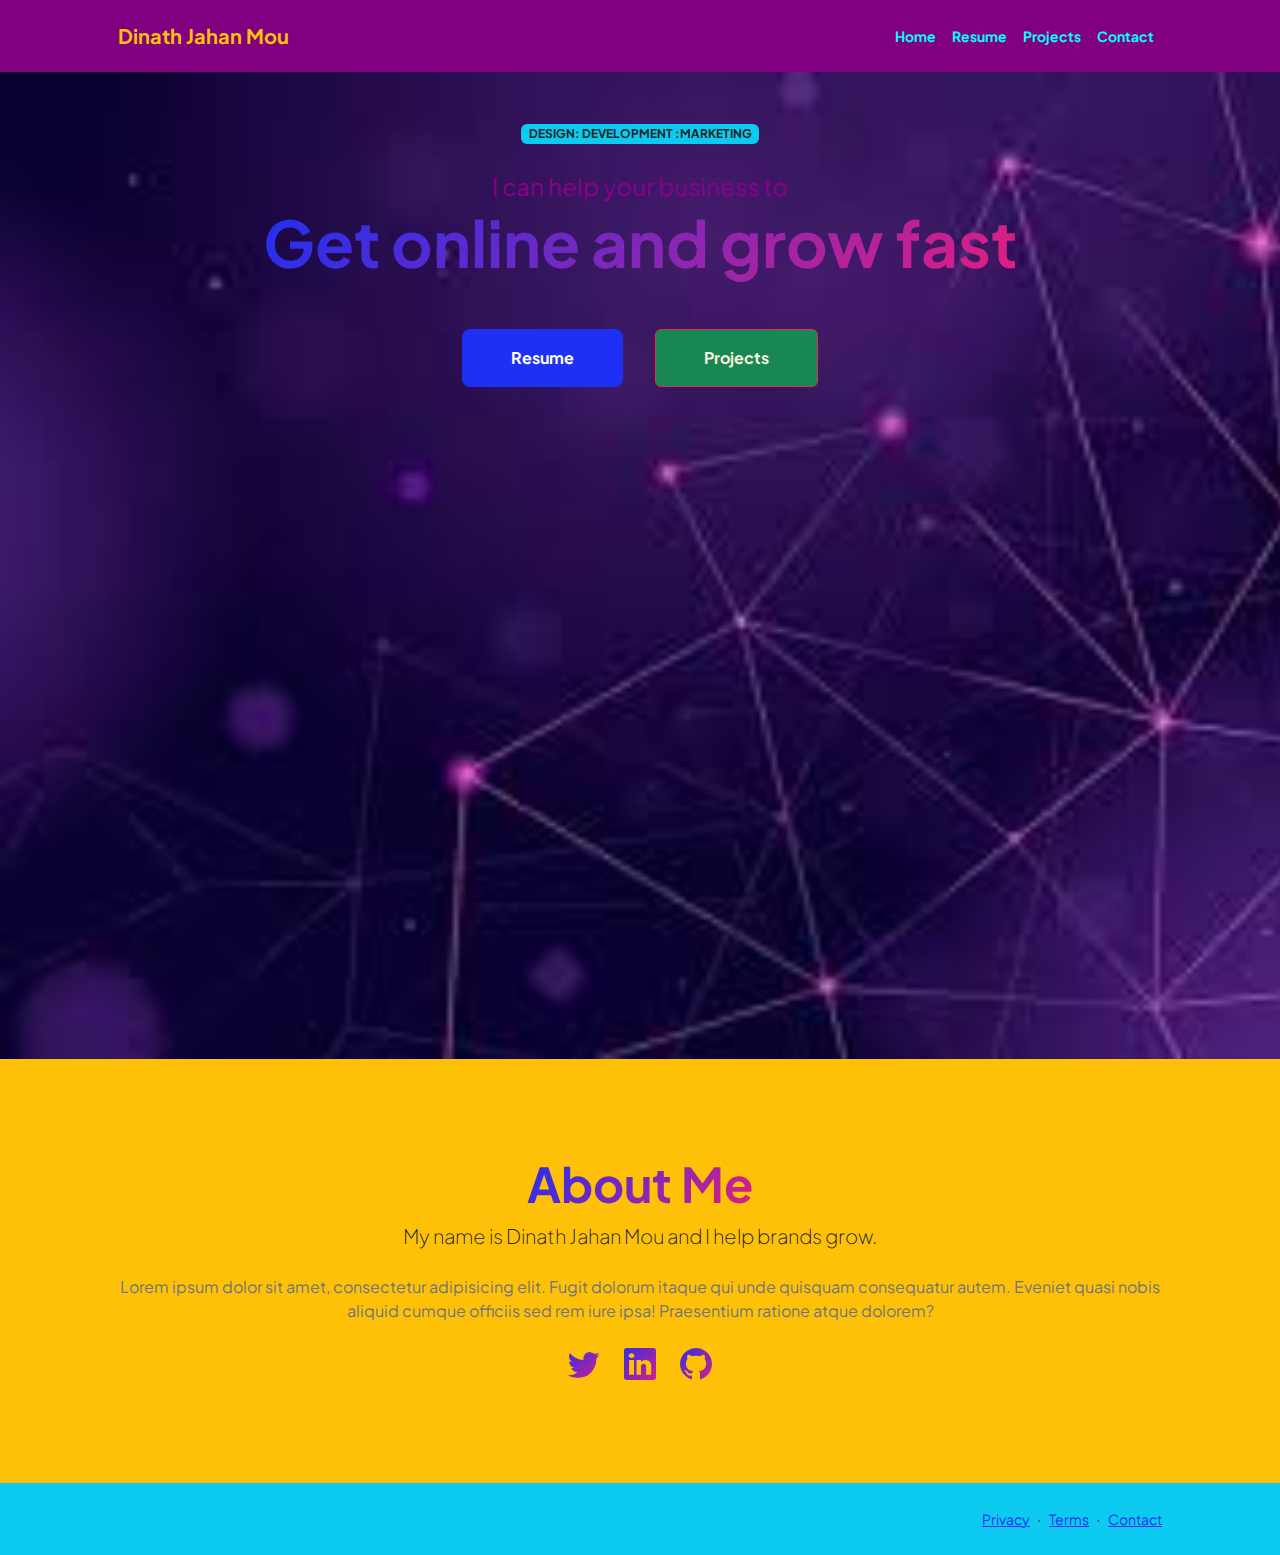
<file: index.html>
<!DOCTYPE html>
<html lang="en">

<head>
    <meta charset="utf-8" />
    <meta name="viewport" content="width=device-width, initial-scale=1, shrink-to-fit=no" />
    <meta name="description" content="" />
    <meta name="author" content="" />
    <title>Personal - Start Bootstrap Theme</title>
    <link rel="icon" type="image/x-icon" href="assets/favicon.ico" />
    <link rel="preconnect" href="https://fonts.googleapis.com" />
    <link rel="preconnect" href="https://fonts.gstatic.com" crossorigin />
    <link
        href="https://fonts.googleapis.com/css2?family=Plus+Jakarta+Sans:wght@100;200;300;400;500;600;700;800;900&amp;display=swap"
        rel="stylesheet" />
    <link href="https://cdn.jsdelivr.net/npm/bootstrap-icons@1.8.1/font/bootstrap-icons.css" rel="stylesheet" />
    <link href="css/styles.css" rel="stylesheet" />
    <link href="css/style.css" rel="stylesheet">
</head>
<body class="d-flex flex-column h-100">
    <main class="flex-shrink-0">
        <nav class="navbar navbar-expand-lg navbar-light py-3 navber-custom">
            <div class="container px-5">
                <a class="navbar-brand" href="index.html">
                    <span class="fw-bolder text-warning">
                        Dinath Jahan Mou
                    </span>
                </a>
                <button class="navbar-toggler" type="button" data-bs-toggle="collapse"
                    data-bs-target="#navbarSupportedContent" aria-controls="navbarSupportedContent"
                    aria-expanded="false" aria-label="Toggle navigation">
                    <span class="navbar-toggler-icon">
                    </span>
                </button>
                <div class="collapse navbar-collapse" id="navbarSupportedContent">
                    <ul class="navbar-nav ms-auto mb-2 mb-lg-0 small fw-bolder ">
                        <li class="nav-item"><a class="nav-link nav-custom" href="index.html">Home</a></li>
                        <li class="nav-item"><a class="nav-link nav-custom" href="resume.html">Resume</a></li>
                        <li class="nav-item"><a class="nav-link nav-custom" href="projects.html">Projects</a></li>
                        <li class="nav-item"><a class="nav-link nav-custom" href="contact.html">Contact</a></li>
                    </ul>
                </div>
            </div>
        </nav>

        <header class="py-5 header-custom"
            style="background-image:url(assets/pic1.jpg); background-size: cover; background-repeat: no-repeat;  ">
            <div class="container px-5 pb-5">
                <div class="row gx-5 align-items-center">
                    <div class="col-xxl-5">

                        <div class="text-center text-xxl-start">
                            <div class="badge bg-info text-dark mb-4">
                                <div class="text-uppercase">Design: Development :Marketing</div>
                            </div>
                            <div class="text-custom">I can help your business to</div>
                            <h1 class="display-3 fw-bolder mb-5"><span class="text-gradient d-inline">Get online and
                                    grow fast</span></h1>
                            <div
                                class="d-grid gap-3 d-sm-flex justify-content-sm-center justify-content-xxl-start mb-3">
                                <a class="btn btn-primary btn-lg px-5 py-3 me-sm-3 fs-6 fw-bolder"
                                    href="resume.html">Resume</a>
                                <a class="btn btn-outline-danger btn-success px-5 py-3 fw-bolder btn-custom"
                                    href="projects.html">Projects</a>
                            </div>
                        </div>
                    </div>
                    <div class="col-xxl-7">
                        <div class="d-flex justify-content-center mt-5 mt-xxl-0">
                            <div class="profile bg-dar">

                                <div class="dots-1">

                                    <g transform="translate(0.000000,1280.000000) scale(0.100000,-0.100000)">
                                        <path
                                            d="M227.7,12788.6c-105-35-200-141-222-248c-43-206,163-412,369-369c155,32,275,190,260,339c-11,105-90,213-190,262        C383.7,12801.6,289.7,12808.6,227.7,12788.6z">
                                        </path>
                                        <path
                                            d="M1507.7,12788.6c-151-50-253-216-222-362c25-119,136-230,254-255c194-41,395,142,375,339c-11,105-90,213-190,262        C1663.7,12801.6,1569.7,12808.6,1507.7,12788.6z">
                                        </path>
                                        <path
                                            d="M227.7,11508.6c-105-35-200-141-222-248c-43-206,163-412,369-369c155,32,275,190,260,339c-11,105-90,213-190,262        C383.7,11521.6,289.7,11528.6,227.7,11508.6z">
                                        </path>
                                        <path
                                            d="M1507.7,11508.6c-151-50-253-216-222-362c25-119,136-230,254-255c194-41,395,142,375,339c-11,105-90,213-190,262        C1663.7,11521.6,1569.7,11528.6,1507.7,11508.6z">
                                        </path>
                                        <path
                                            d="M227.7,10228.6c-105-35-200-141-222-248c-43-206,163-412,369-369c155,32,275,190,260,339c-11,105-90,213-190,262        C383.7,10241.6,289.7,10248.6,227.7,10228.6z">
                                        </path>
                                        <path
                                            d="M1507.7,10228.6c-105-35-200-141-222-248c-43-206,163-412,369-369c155,32,275,190,260,339c-11,105-90,213-190,262        C1663.7,10241.6,1569.7,10248.6,1507.7,10228.6z">
                                        </path>
                                        <path
                                            d="M227.7,8948.6c-105-35-200-141-222-248c-43-206,163-412,369-369c155,32,275,190,260,339c-11,105-90,213-190,262        C383.7,8961.6,289.7,8968.6,227.7,8948.6z">
                                        </path>
                                        <path
                                            d="M1507.7,8948.6c-105-35-200-141-222-248c-43-206,163-412,369-369c155,32,275,190,260,339c-11,105-90,213-190,262        C1663.7,8961.6,1569.7,8968.6,1507.7,8948.6z">
                                        </path>
                                        <path
                                            d="M227.7,7668.6c-105-35-200-141-222-248c-43-206,163-412,369-369c155,32,275,190,260,339c-11,105-90,213-190,262        C383.7,7681.6,289.7,7688.6,227.7,7668.6z">
                                        </path>
                                        <path
                                            d="M1507.7,7668.6c-105-35-200-141-222-248c-43-206,163-412,369-369c155,32,275,190,260,339c-11,105-90,213-190,262        C1663.7,7681.6,1569.7,7688.6,1507.7,7668.6z">
                                        </path>
                                        <path
                                            d="M227.7,6388.6c-105-35-200-141-222-248c-43-206,163-412,369-369c155,32,275,190,260,339c-11,105-90,213-190,262        C383.7,6401.6,289.7,6408.6,227.7,6388.6z">
                                        </path>
                                        <path
                                            d="M1507.7,6388.6c-105-35-200-141-222-248c-43-206,163-412,369-369c155,32,275,190,260,339c-11,105-90,213-190,262        C1663.7,6401.6,1569.7,6408.6,1507.7,6388.6z">
                                        </path>
                                        <path
                                            d="M227.7,5108.6c-105-35-200-141-222-248c-43-206,163-412,369-369c155,32,275,190,260,339c-11,105-90,213-190,262        C383.7,5121.6,289.7,5128.6,227.7,5108.6z">
                                        </path>
                                        <path
                                            d="M1507.7,5108.6c-105-35-200-141-222-248c-43-206,163-412,369-369c155,32,275,190,260,339c-11,105-90,213-190,262        C1663.7,5121.6,1569.7,5128.6,1507.7,5108.6z">
                                        </path>
                                        <path
                                            d="M227.7,3828.6c-105-35-200-141-222-248c-43-206,163-412,369-369c155,32,275,190,260,339c-11,105-90,213-190,262        C383.7,3841.6,289.7,3848.6,227.7,3828.6z">
                                        </path>
                                        <path
                                            d="M1507.7,3828.6c-105-35-200-141-222-248c-43-206,163-412,369-369c155,32,275,190,260,339c-11,105-90,213-190,262        C1663.7,3841.6,1569.7,3848.6,1507.7,3828.6z">
                                        </path>
                                        <path
                                            d="M227.7,2548.6c-105-35-200-141-222-248c-43-206,163-412,369-369c155,32,275,190,260,339c-11,105-90,213-190,262        C383.7,2561.6,289.7,2568.6,227.7,2548.6z">
                                        </path>
                                        <path
                                            d="M1507.7,2548.6c-105-35-200-141-222-248c-43-206,163-412,369-369c155,32,275,190,260,339c-11,105-90,213-190,262        C1663.7,2561.6,1569.7,2568.6,1507.7,2548.6z">
                                        </path>
                                        <path
                                            d="M227.7,1268.6c-105-35-200-141-222-248c-43-206,163-412,369-369c155,32,275,190,260,339c-11,105-90,213-190,262        C383.7,1281.6,289.7,1288.6,227.7,1268.6z">
                                        </path>
                                        <path
                                            d="M1507.7,1268.6c-105-35-200-141-222-248c-43-206,163-412,369-369c155,32,275,190,260,339c-11,105-90,213-190,262        C1663.7,1281.6,1569.7,1288.6,1507.7,1268.6z">
                                        </path>
                                    </g>
                                    </svg>

                                </div>
                                <div class="dots-2">

                                    <g transform="translate(0.000000,1280.000000) scale(0.100000,-0.100000)">
                                        <path
                                            d="M227.7,12788.6c-105-35-200-141-222-248c-43-206,163-412,369-369c155,32,275,190,260,339c-11,105-90,213-190,262        C383.7,12801.6,289.7,12808.6,227.7,12788.6z">
                                        </path>
                                        <path
                                            d="M1507.7,12788.6c-151-50-253-216-222-362c25-119,136-230,254-255c194-41,395,142,375,339c-11,105-90,213-190,262        C1663.7,12801.6,1569.7,12808.6,1507.7,12788.6z">
                                        </path>
                                        <path
                                            d="M227.7,11508.6c-105-35-200-141-222-248c-43-206,163-412,369-369c155,32,275,190,260,339c-11,105-90,213-190,262        C383.7,11521.6,289.7,11528.6,227.7,11508.6z">
                                        </path>
                                        <path
                                            d="M1507.7,11508.6c-151-50-253-216-222-362c25-119,136-230,254-255c194-41,395,142,375,339c-11,105-90,213-190,262        C1663.7,11521.6,1569.7,11528.6,1507.7,11508.6z">
                                        </path>
                                        <path
                                            d="M227.7,10228.6c-105-35-200-141-222-248c-43-206,163-412,369-369c155,32,275,190,260,339c-11,105-90,213-190,262        C383.7,10241.6,289.7,10248.6,227.7,10228.6z">
                                        </path>
                                        <path
                                            d="M1507.7,10228.6c-105-35-200-141-222-248c-43-206,163-412,369-369c155,32,275,190,260,339c-11,105-90,213-190,262        C1663.7,10241.6,1569.7,10248.6,1507.7,10228.6z">
                                        </path>
                                        <path
                                            d="M227.7,8948.6c-105-35-200-141-222-248c-43-206,163-412,369-369c155,32,275,190,260,339c-11,105-90,213-190,262        C383.7,8961.6,289.7,8968.6,227.7,8948.6z">
                                        </path>
                                        <path
                                            d="M1507.7,8948.6c-105-35-200-141-222-248c-43-206,163-412,369-369c155,32,275,190,260,339c-11,105-90,213-190,262        C1663.7,8961.6,1569.7,8968.6,1507.7,8948.6z">
                                        </path>
                                        <path
                                            d="M227.7,7668.6c-105-35-200-141-222-248c-43-206,163-412,369-369c155,32,275,190,260,339c-11,105-90,213-190,262        C383.7,7681.6,289.7,7688.6,227.7,7668.6z">
                                        </path>
                                        <path
                                            d="M1507.7,7668.6c-105-35-200-141-222-248c-43-206,163-412,369-369c155,32,275,190,260,339c-11,105-90,213-190,262        C1663.7,7681.6,1569.7,7688.6,1507.7,7668.6z">
                                        </path>
                                        <path
                                            d="M227.7,6388.6c-105-35-200-141-222-248c-43-206,163-412,369-369c155,32,275,190,260,339c-11,105-90,213-190,262        C383.7,6401.6,289.7,6408.6,227.7,6388.6z">
                                        </path>
                                        <path
                                            d="M1507.7,6388.6c-105-35-200-141-222-248c-43-206,163-412,369-369c155,32,275,190,260,339c-11,105-90,213-190,262        C1663.7,6401.6,1569.7,6408.6,1507.7,6388.6z">
                                        </path>
                                        <path
                                            d="M227.7,5108.6c-105-35-200-141-222-248c-43-206,163-412,369-369c155,32,275,190,260,339c-11,105-90,213-190,262        C383.7,5121.6,289.7,5128.6,227.7,5108.6z">
                                        </path>
                                        <path
                                            d="M1507.7,5108.6c-105-35-200-141-222-248c-43-206,163-412,369-369c155,32,275,190,260,339c-11,105-90,213-190,262        C1663.7,5121.6,1569.7,5128.6,1507.7,5108.6z">
                                        </path>
                                        <path
                                            d="M227.7,3828.6c-105-35-200-141-222-248c-43-206,163-412,369-369c155,32,275,190,260,339c-11,105-90,213-190,262        C383.7,3841.6,289.7,3848.6,227.7,3828.6z">
                                        </path>
                                        <path
                                            d="M1507.7,3828.6c-105-35-200-141-222-248c-43-206,163-412,369-369c155,32,275,190,260,339c-11,105-90,213-190,262        C1663.7,3841.6,1569.7,3848.6,1507.7,3828.6z">
                                        </path>
                                        <path
                                            d="M227.7,2548.6c-105-35-200-141-222-248c-43-206,163-412,369-369c155,32,275,190,260,339c-11,105-90,213-190,262        C383.7,2561.6,289.7,2568.6,227.7,2548.6z">
                                        </path>
                                        <path
                                            d="M1507.7,2548.6c-105-35-200-141-222-248c-43-206,163-412,369-369c155,32,275,190,260,339c-11,105-90,213-190,262        C1663.7,2561.6,1569.7,2568.6,1507.7,2548.6z">
                                        </path>
                                        <path
                                            d="M227.7,1268.6c-105-35-200-141-222-248c-43-206,163-412,369-369c155,32,275,190,260,339c-11,105-90,213-190,262        C383.7,1281.6,289.7,1288.6,227.7,1268.6z">
                                        </path>
                                        <path
                                            d="M1507.7,1268.6c-105-35-200-141-222-248c-43-206,163-412,369-369c155,32,275,190,260,339c-11,105-90,213-190,262        C1663.7,1281.6,1569.7,1288.6,1507.7,1268.6z">
                                        </path>
                                    </g>
                                    </svg>
                                </div>
                                <div class="dots-3">

                                    <g transform="translate(0.000000,1280.000000) scale(0.100000,-0.100000)">
                                        <path
                                            d="M227.7,12788.6c-105-35-200-141-222-248c-43-206,163-412,369-369c155,32,275,190,260,339c-11,105-90,213-190,262        C383.7,12801.6,289.7,12808.6,227.7,12788.6z">
                                        </path>
                                        <path
                                            d="M1507.7,12788.6c-151-50-253-216-222-362c25-119,136-230,254-255c194-41,395,142,375,339c-11,105-90,213-190,262        C1663.7,12801.6,1569.7,12808.6,1507.7,12788.6z">
                                        </path>
                                        <path
                                            d="M227.7,11508.6c-105-35-200-141-222-248c-43-206,163-412,369-369c155,32,275,190,260,339c-11,105-90,213-190,262        C383.7,11521.6,289.7,11528.6,227.7,11508.6z">
                                        </path>
                                        <path
                                            d="M1507.7,11508.6c-151-50-253-216-222-362c25-119,136-230,254-255c194-41,395,142,375,339c-11,105-90,213-190,262        C1663.7,11521.6,1569.7,11528.6,1507.7,11508.6z">
                                        </path>
                                        <path
                                            d="M227.7,10228.6c-105-35-200-141-222-248c-43-206,163-412,369-369c155,32,275,190,260,339c-11,105-90,213-190,262        C383.7,10241.6,289.7,10248.6,227.7,10228.6z">
                                        </path>
                                        <path
                                            d="M1507.7,10228.6c-105-35-200-141-222-248c-43-206,163-412,369-369c155,32,275,190,260,339c-11,105-90,213-190,262        C1663.7,10241.6,1569.7,10248.6,1507.7,10228.6z">
                                        </path>
                                        <path
                                            d="M227.7,8948.6c-105-35-200-141-222-248c-43-206,163-412,369-369c155,32,275,190,260,339c-11,105-90,213-190,262        C383.7,8961.6,289.7,8968.6,227.7,8948.6z">
                                        </path>
                                        <path
                                            d="M1507.7,8948.6c-105-35-200-141-222-248c-43-206,163-412,369-369c155,32,275,190,260,339c-11,105-90,213-190,262        C1663.7,8961.6,1569.7,8968.6,1507.7,8948.6z">
                                        </path>
                                        <path
                                            d="M227.7,7668.6c-105-35-200-141-222-248c-43-206,163-412,369-369c155,32,275,190,260,339c-11,105-90,213-190,262        C383.7,7681.6,289.7,7688.6,227.7,7668.6z">
                                        </path>
                                        <path
                                            d="M1507.7,7668.6c-105-35-200-141-222-248c-43-206,163-412,369-369c155,32,275,190,260,339c-11,105-90,213-190,262        C1663.7,7681.6,1569.7,7688.6,1507.7,7668.6z">
                                        </path>
                                        <path
                                            d="M227.7,6388.6c-105-35-200-141-222-248c-43-206,163-412,369-369c155,32,275,190,260,339c-11,105-90,213-190,262        C383.7,6401.6,289.7,6408.6,227.7,6388.6z">
                                        </path>
                                        <path
                                            d="M1507.7,6388.6c-105-35-200-141-222-248c-43-206,163-412,369-369c155,32,275,190,260,339c-11,105-90,213-190,262        C1663.7,6401.6,1569.7,6408.6,1507.7,6388.6z">
                                        </path>
                                        <path
                                            d="M227.7,5108.6c-105-35-200-141-222-248c-43-206,163-412,369-369c155,32,275,190,260,339c-11,105-90,213-190,262        C383.7,5121.6,289.7,5128.6,227.7,5108.6z">
                                        </path>
                                        <path
                                            d="M1507.7,5108.6c-105-35-200-141-222-248c-43-206,163-412,369-369c155,32,275,190,260,339c-11,105-90,213-190,262        C1663.7,5121.6,1569.7,5128.6,1507.7,5108.6z">
                                        </path>
                                        <path
                                            d="M227.7,3828.6c-105-35-200-141-222-248c-43-206,163-412,369-369c155,32,275,190,260,339c-11,105-90,213-190,262        C383.7,3841.6,289.7,3848.6,227.7,3828.6z">
                                        </path>
                                        <path
                                            d="M1507.7,3828.6c-105-35-200-141-222-248c-43-206,163-412,369-369c155,32,275,190,260,339c-11,105-90,213-190,262        C1663.7,3841.6,1569.7,3848.6,1507.7,3828.6z">
                                        </path>
                                        <path
                                            d="M227.7,2548.6c-105-35-200-141-222-248c-43-206,163-412,369-369c155,32,275,190,260,339c-11,105-90,213-190,262        C383.7,2561.6,289.7,2568.6,227.7,2548.6z">
                                        </path>
                                        <path
                                            d="M1507.7,2548.6c-105-35-200-141-222-248c-43-206,163-412,369-369c155,32,275,190,260,339c-11,105-90,213-190,262        C1663.7,2561.6,1569.7,2568.6,1507.7,2548.6z">
                                        </path>
                                        <path
                                            d="M227.7,1268.6c-105-35-200-141-222-248c-43-206,163-412,369-369c155,32,275,190,260,339c-11,105-90,213-190,262        C383.7,1281.6,289.7,1288.6,227.7,1268.6z">
                                        </path>
                                        <path
                                            d="M1507.7,1268.6c-105-35-200-141-222-248c-43-206,163-412,369-369c155,32,275,190,260,339c-11,105-90,213-190,262        C1663.7,1281.6,1569.7,1288.6,1507.7,1268.6z">
                                        </path>
                                    </g>
                                    </svg>

                                </div>
                                <div class="dots-4">

                                    <g transform="translate(0.000000,1280.000000) scale(0.100000,-0.100000)">
                                        <path
                                            d="M227.7,12788.6c-105-35-200-141-222-248c-43-206,163-412,369-369c155,32,275,190,260,339c-11,105-90,213-190,262        C383.7,12801.6,289.7,12808.6,227.7,12788.6z">
                                        </path>
                                        <path
                                            d="M1507.7,12788.6c-151-50-253-216-222-362c25-119,136-230,254-255c194-41,395,142,375,339c-11,105-90,213-190,262        C1663.7,12801.6,1569.7,12808.6,1507.7,12788.6z">
                                        </path>
                                        <path
                                            d="M227.7,11508.6c-105-35-200-141-222-248c-43-206,163-412,369-369c155,32,275,190,260,339c-11,105-90,213-190,262        C383.7,11521.6,289.7,11528.6,227.7,11508.6z">
                                        </path>
                                        <path
                                            d="M1507.7,11508.6c-151-50-253-216-222-362c25-119,136-230,254-255c194-41,395,142,375,339c-11,105-90,213-190,262        C1663.7,11521.6,1569.7,11528.6,1507.7,11508.6z">
                                        </path>
                                        <path
                                            d="M227.7,10228.6c-105-35-200-141-222-248c-43-206,163-412,369-369c155,32,275,190,260,339c-11,105-90,213-190,262        C383.7,10241.6,289.7,10248.6,227.7,10228.6z">
                                        </path>
                                        <path
                                            d="M1507.7,10228.6c-105-35-200-141-222-248c-43-206,163-412,369-369c155,32,275,190,260,339c-11,105-90,213-190,262        C1663.7,10241.6,1569.7,10248.6,1507.7,10228.6z">
                                        </path>
                                        <path
                                            d="M227.7,8948.6c-105-35-200-141-222-248c-43-206,163-412,369-369c155,32,275,190,260,339c-11,105-90,213-190,262        C383.7,8961.6,289.7,8968.6,227.7,8948.6z">
                                        </path>
                                        <path
                                            d="M1507.7,8948.6c-105-35-200-141-222-248c-43-206,163-412,369-369c155,32,275,190,260,339c-11,105-90,213-190,262        C1663.7,8961.6,1569.7,8968.6,1507.7,8948.6z">
                                        </path>
                                        <path
                                            d="M227.7,7668.6c-105-35-200-141-222-248c-43-206,163-412,369-369c155,32,275,190,260,339c-11,105-90,213-190,262        C383.7,7681.6,289.7,7688.6,227.7,7668.6z">
                                        </path>
                                        <path
                                            d="M1507.7,7668.6c-105-35-200-141-222-248c-43-206,163-412,369-369c155,32,275,190,260,339c-11,105-90,213-190,262        C1663.7,7681.6,1569.7,7688.6,1507.7,7668.6z">
                                        </path>
                                        <path
                                            d="M227.7,6388.6c-105-35-200-141-222-248c-43-206,163-412,369-369c155,32,275,190,260,339c-11,105-90,213-190,262        C383.7,6401.6,289.7,6408.6,227.7,6388.6z">
                                        </path>
                                        <path
                                            d="M1507.7,6388.6c-105-35-200-141-222-248c-43-206,163-412,369-369c155,32,275,190,260,339c-11,105-90,213-190,262        C1663.7,6401.6,1569.7,6408.6,1507.7,6388.6z">
                                        </path>
                                        <path
                                            d="M227.7,5108.6c-105-35-200-141-222-248c-43-206,163-412,369-369c155,32,275,190,260,339c-11,105-90,213-190,262        C383.7,5121.6,289.7,5128.6,227.7,5108.6z">
                                        </path>
                                        <path
                                            d="M1507.7,5108.6c-105-35-200-141-222-248c-43-206,163-412,369-369c155,32,275,190,260,339c-11,105-90,213-190,262        C1663.7,5121.6,1569.7,5128.6,1507.7,5108.6z">
                                        </path>
                                        <path
                                            d="M227.7,3828.6c-105-35-200-141-222-248c-43-206,163-412,369-369c155,32,275,190,260,339c-11,105-90,213-190,262        C383.7,3841.6,289.7,3848.6,227.7,3828.6z">
                                        </path>
                                        <path
                                            d="M1507.7,3828.6c-105-35-200-141-222-248c-43-206,163-412,369-369c155,32,275,190,260,339c-11,105-90,213-190,262        C1663.7,3841.6,1569.7,3848.6,1507.7,3828.6z">
                                        </path>
                                        <path
                                            d="M227.7,2548.6c-105-35-200-141-222-248c-43-206,163-412,369-369c155,32,275,190,260,339c-11,105-90,213-190,262        C383.7,2561.6,289.7,2568.6,227.7,2548.6z">
                                        </path>
                                        <path
                                            d="M1507.7,2548.6c-105-35-200-141-222-248c-43-206,163-412,369-369c155,32,275,190,260,339c-11,105-90,213-190,262        C1663.7,2561.6,1569.7,2568.6,1507.7,2548.6z">
                                        </path>
                                        <path
                                            d="M227.7,1268.6c-105-35-200-141-222-248c-43-206,163-412,369-369c155,32,275,190,260,339c-11,105-90,213-190,262        C383.7,1281.6,289.7,1288.6,227.7,1268.6z">
                                        </path>
                                        <path
                                            d="M1507.7,1268.6c-105-35-200-141-222-248c-43-206,163-412,369-369c155,32,275,190,260,339c-11,105-90,213-190,262        C1663.7,1281.6,1569.7,1288.6,1507.7,1268.6z">
                                        </path>
                                    </g>
                                    </svg>
                                    
                                </div>
                            </div>
                        </div>
                    </div>
                </div>
            </div>
        </header>
        <section class="bg-warning py-5" >
            <div class="container px-5">
                <div class="row gx-5 justify-content-center">
                    <div class="col-xxl-8">
                        <div class="text-center my-5">
                            <h2 class="display-5 fw-bolder"><span class="text-gradient d-inline">About Me</span></h2>
                            <p class="lead fw-light mb-4">My name is Dinath Jahan Mou and I help brands grow.</p>
                            <p class="text-muted">Lorem ipsum dolor sit amet, consectetur adipisicing elit. Fugit
                                dolorum itaque qui unde quisquam consequatur autem. Eveniet quasi nobis aliquid cumque
                                officiis sed rem iure ipsa! Praesentium ratione atque dolorem?</p>
                            <div class="d-flex justify-content-center fs-2 gap-4">
                                <a class="text-gradient" href="#!"><i class="bi bi-twitter"></i></a>
                                <a class="text-gradient" href="#!"><i class="bi bi-linkedin"></i></a>
                                <a class="text-gradient" href="#!"><i class="bi bi-github"></i></a>
                            </div>
                        </div>
                    </div>
                </div>
            </div>
        </section>
    </main>
    <footer class="bg-info py-4 mt-auto">
        <div class="container px-5">
            <div class="row align-items-center justify-content-between flex-column flex-sm-row">
                <div class="col-auto">
                </div>
                <div class="col-auto">
                    <a class="small" href="#!">Privacy</a>
                    <span class="mx-1">&middot;</span>
                    <a class="small" href="#!">Terms</a>
                    <span class="mx-1">&middot;</span>
                    <a class="small" href="#!">Contact</a>
                </div>
            </div>
        </div>
    </footer>
    <script src="https://cdn.jsdelivr.net/npm/bootstrap@5.2.3/dist/js/bootstrap.bundle.min.js"></script>
    <script src="js/scripts.js"></script>
</body>

</html>
</file>
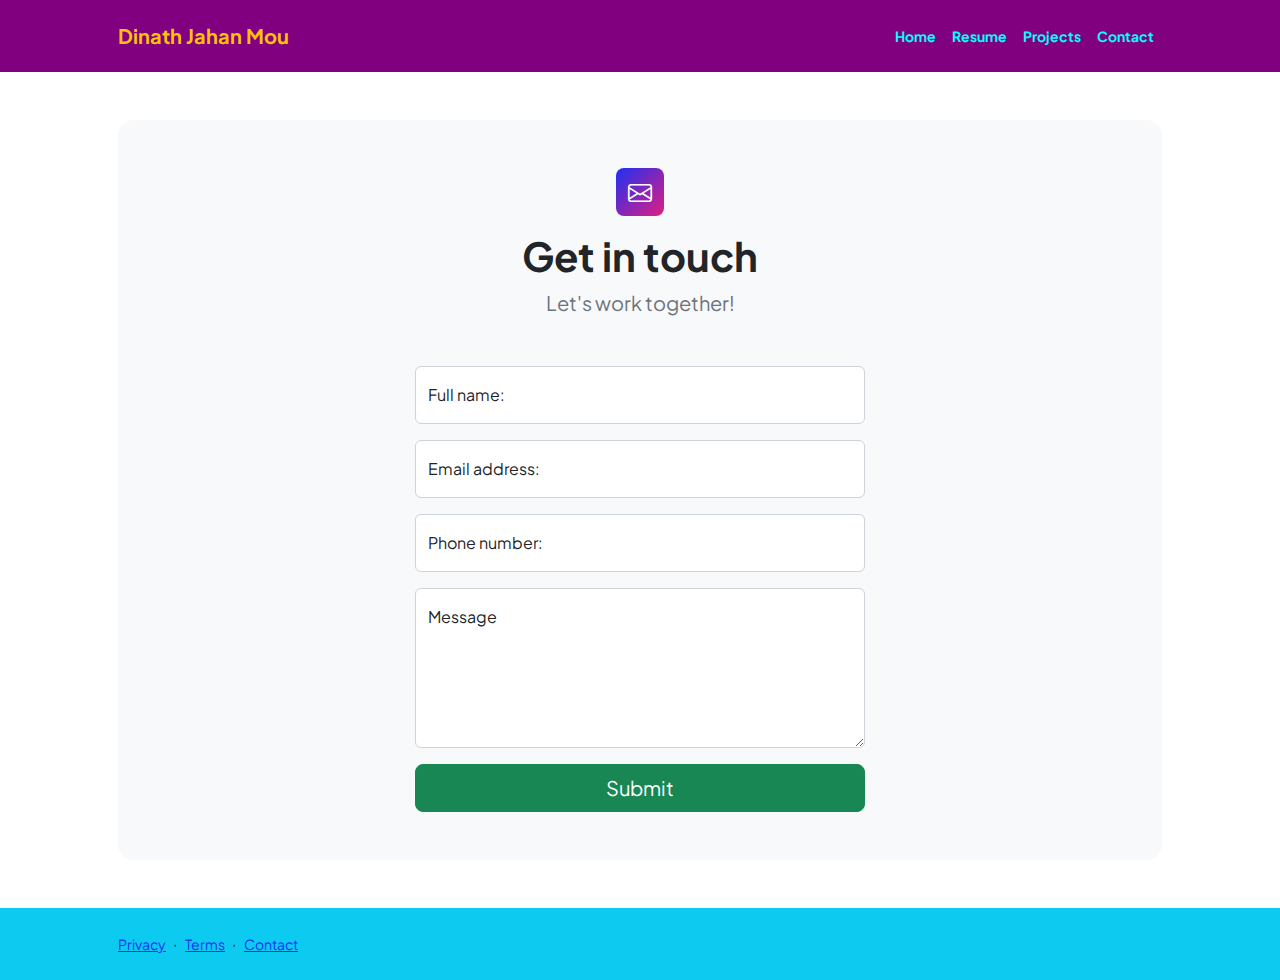
<file: contact.html>
<!DOCTYPE html>
<html lang="en">

<head>
    <meta charset="utf-8" />
    <meta name="viewport" content="width=device-width, initial-scale=1, shrink-to-fit=no" />
    <meta name="description" content="" />
    <meta name="author" content="" />
    <title>Personal - Start Bootstrap Theme</title>

    <link rel="icon" type="image/x-icon" href="assets/favicon.ico" />

    <link rel="preconnect" href="https://fonts.googleapis.com" />
    <link rel="preconnect" href="https://fonts.gstatic.com" crossorigin />
    <link
        href="https://fonts.googleapis.com/css2?family=Plus+Jakarta+Sans:wght@100;200;300;400;500;600;700;800;900&amp;display=swap"
        rel="stylesheet" />

    <link href="https://cdn.jsdelivr.net/npm/bootstrap-icons@1.8.1/font/bootstrap-icons.css" rel="stylesheet" />

    <link href="css/styles.css" rel="stylesheet" />
    <link href="css/style.css" rel="stylesheet">
</head>

<body class="d-flex flex-column h-100">
    <main class="flex-shrink-0">

        <nav class="navbar navbar-expand-lg navbar-light py-3 navber-custom">
            <div class="container px-5">
                <a class="navbar-brand" href="index.html">
                    <span class="fw-bolder text-warning">
                        Dinath Jahan Mou
                    </span>
                </a>
                <button class="navbar-toggler" type="button" data-bs-toggle="collapse"
                    data-bs-target="#navbarSupportedContent" aria-controls="navbarSupportedContent"
                    aria-expanded="false" aria-label="Toggle navigation">
                    <span class="navbar-toggler-icon">
                    </span>
                </button>
                <div class="collapse navbar-collapse" id="navbarSupportedContent">
                    <ul class="navbar-nav ms-auto mb-2 mb-lg-0 small fw-bolder ">
                        <li class="nav-item"><a class="nav-link nav-custom" href="index.html">Home</a></li>
                        <li class="nav-item"><a class="nav-link nav-custom" href="resume.html">Resume</a></li>
                        <li class="nav-item"><a class="nav-link nav-custom" href="projects.html">Projects</a></li>
                        <li class="nav-item"><a class="nav-link nav-custom" href="contact.html">Contact</a></li>
                    </ul>
                </div>
            </div>
        </nav>

        <section class="py-5">
            <div class="container px-5">

                <div class="bg-light rounded-4 py-5 px-4 px-md-5">
                    <div class="text-center mb-5">
                        <div class="feature bg-primary bg-gradient-primary-to-secondary text-white rounded-3 mb-3"><i
                                class="bi bi-envelope"></i></div>
                        <h1 class="fw-bolder">Get in touch</h1>
                        <p class="lead fw-normal text-muted mb-0">Let's work together!</p>
                    </div>
                    <div class="row gx-5 justify-content-center">
                        <div class="col-lg-8 col-xl-6">

                            <form id="contactForm" data-sb-form-api-token="API_TOKEN">

                                <div class="form-floating mb-3">
                                    <input class="form-control" id="name" type="text" placeholder="Enter your name..."
                                        data-sb-validations="required" />
                                    <label for="name">Full name:</label>
                                    <div class="invalid-feedback" data-sb-feedback="name:required">A name is required.
                                    </div>
                                </div>

                                <div class="form-floating mb-3">
                                    <input class="form-control" id="email" type="email" placeholder="name@example.com"
                                        data-sb-validations="required,email" />
                                    <label for="email">Email address:</label>
                                    <div class="invalid-feedback" data-sb-feedback="email:required">An email is
                                        required.</div>
                                    <div class="invalid-feedback" data-sb-feedback="email:email">Email is not valid.
                                    </div>
                                </div>

                                <div class="form-floating mb-3">
                                    <input class="form-control" id="phone" type="tel" placeholder="(123) 456-7890"
                                        data-sb-validations="required" />
                                    <label for="phone">Phone number:</label>
                                    <div class="invalid-feedback" data-sb-feedback="phone:required">A phone number is
                                        required.</div>
                                </div>

                                <div class="form-floating mb-3">
                                    <textarea class="form-control" id="message" type="text"
                                        placeholder="Enter your message here..." style="height: 10rem"
                                        data-sb-validations="required"></textarea>
                                    <label for="message">Message</label>
                                    <div class="invalid-feedback" data-sb-feedback="message:required">A message is
                                        required.</div>
                                </div>

                                <div class="d-none" id="submitSuccessMessage">
                                    <div class="text-center mb-3">
                                        <div class="fw-bolder">Form submission successful!</div>
                                        To activate this form, sign up at
                                        <br />
                                        <a
                                            href="https://startbootstrap.com/solution/contact-forms">https://startbootstrap.com/solution/contact-forms</a>
                                    </div>
                                </div>

                                <div class="d-none" id="submitErrorMessage">
                                    <div class="text-center text-danger mb-3">Error sending message!</div>
                                </div>

                                <div class="d-grid">
                                    <button class="btn btn-success btn-lg submit-custom" id="submitButton"
                                        type="submit">Submit
                                    </button>
                                </div>
                            </form>
                        </div>
                    </div>
                </div>
            </div>
        </section>
    </main>
    <footer class="bg-info py-4 mt-auto">
        <div class="container px-5">
            <div class="row align-items-center justify-content-between flex-column flex-sm-row">
                
                <div class="col-auto">
                    <a class="small" href="#!">Privacy</a>
                    <span class="mx-1">&middot;</span>
                    <a class="small" href="#!">Terms</a>
                    <span class="mx-1">&middot;</span>
                    <a class="small" href="#!">Contact</a>
                </div>
            </div>
        </div>
    </footer>
    <script src="https://cdn.jsdelivr.net/npm/bootstrap@5.2.3/dist/js/bootstrap.bundle.min.js"></script>
    <script src="js/scripts.js"></script>
    <script src="https://cdn.startbootstrap.com/sb-forms-latest.js"></script>
</body>

</html>
</file>
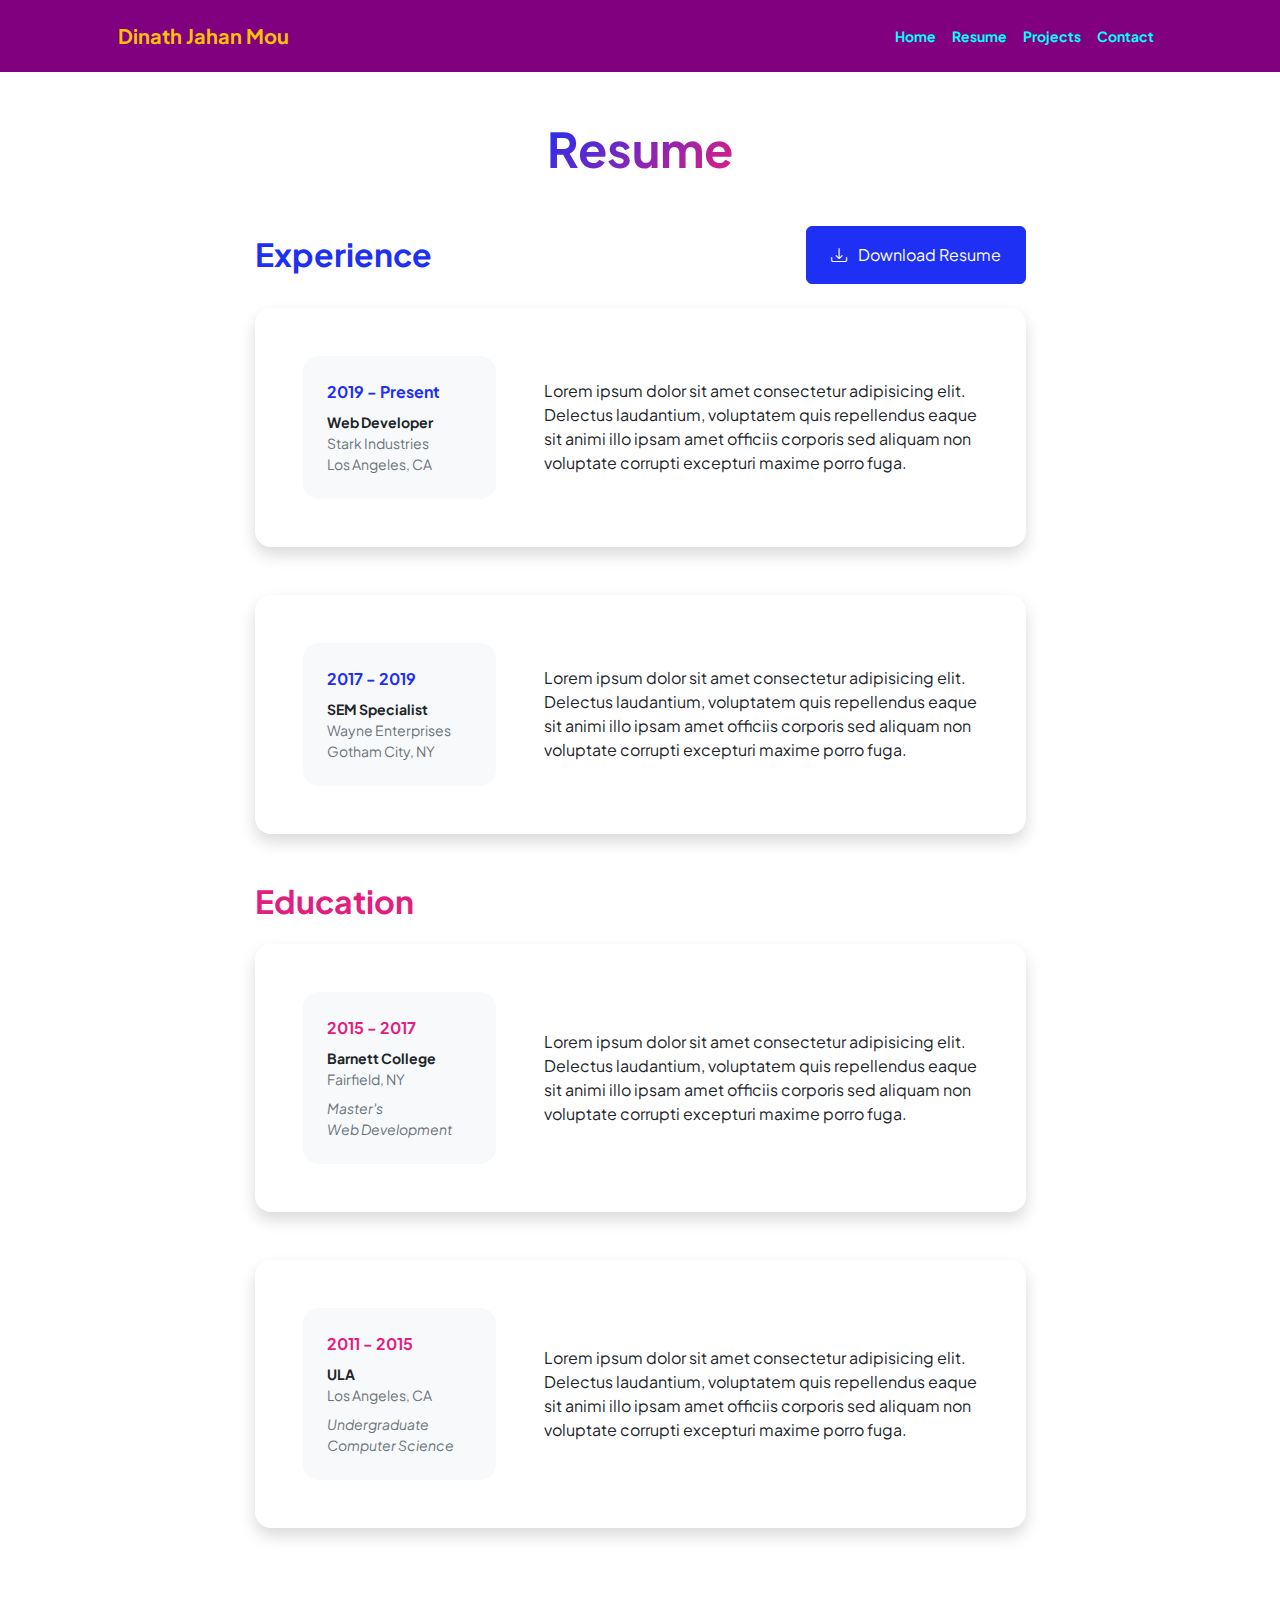
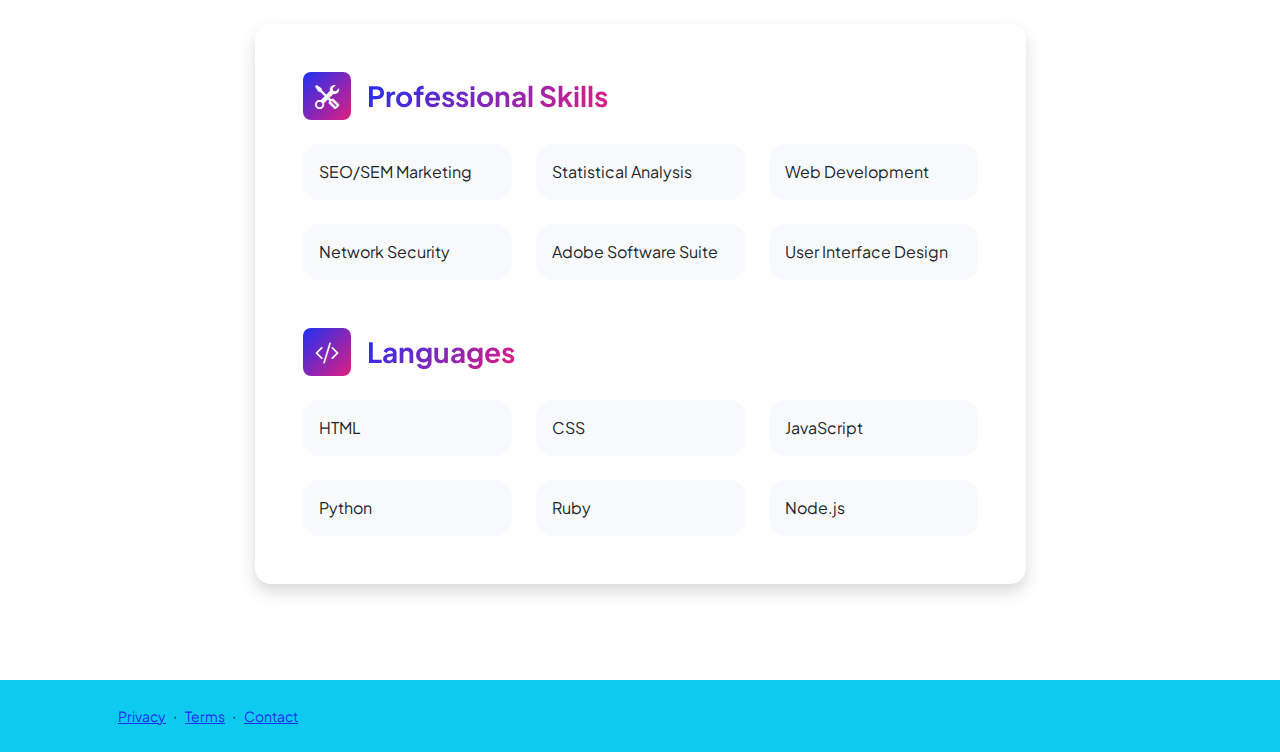
<file: resume.html>
<!DOCTYPE html>
<html lang="en">

<head>
    <meta charset="utf-8" />
    <meta name="viewport" content="width=device-width, initial-scale=1, shrink-to-fit=no" />
    <meta name="description" content="" />
    <meta name="author" content="" />
    <title>Personal - Start Bootstrap Theme</title>
    <link rel="icon" type="image/x-icon" href="assets/favicon.ico" />
    <link rel="preconnect" href="https://fonts.googleapis.com" />
    <link rel="preconnect" href="https://fonts.gstatic.com" crossorigin />
    <link
        href="https://fonts.googleapis.com/css2?family=Plus+Jakarta+Sans:wght@100;200;300;400;500;600;700;800;900&amp;display=swap"
        rel="stylesheet" />
    <link href="https://cdn.jsdelivr.net/npm/bootstrap-icons@1.8.1/font/bootstrap-icons.css" rel="stylesheet" />
    <link href="css/styles.css" rel="stylesheet" />
    <link href="css/style.css" rel="stylesheet">
</head>

<body class="d-flex flex-column h-100">
    <main class="flex-shrink-0">
        <nav class="navbar navbar-expand-lg navbar-light py-3 navber-custom">
            <div class="container px-5">
                <a class="navbar-brand" href="index.html">
                    <span class="fw-bolder text-warning">
                        Dinath Jahan Mou
                    </span>
                </a>
                <button class="navbar-toggler" type="button" data-bs-toggle="collapse"
                    data-bs-target="#navbarSupportedContent" aria-controls="navbarSupportedContent"
                    aria-expanded="false" aria-label="Toggle navigation">
                    <span class="navbar-toggler-icon">
                    </span>
                </button>
                <div class="collapse navbar-collapse" id="navbarSupportedContent">
                    <ul class="navbar-nav ms-auto mb-2 mb-lg-0 small fw-bolder ">
                        <li class="nav-item"><a class="nav-link nav-custom" href="index.html">Home</a></li>
                        <li class="nav-item"><a class="nav-link nav-custom" href="resume.html">Resume</a></li>
                        <li class="nav-item"><a class="nav-link nav-custom" href="projects.html">Projects</a></li>
                        <li class="nav-item"><a class="nav-link nav-custom" href="contact.html">Contact</a></li>
                    </ul>
                </div>
            </div>
        </nav>
            <div class="container px-5 my-5">
                <div class="text-center mb-5">
                    <h1 class="display-5 fw-bolder mb-0"><span class="text-gradient d-inline">Resume</span></h1>
                </div>
                <div class="row gx-5 justify-content-center">
                    <div class="col-lg-11 col-xl-9 col-xxl-8">
                        <section>
                            <div class="d-flex align-items-center justify-content-between mb-4">
                                <h2 class="text-primary fw-bolder mb-0">Experience</h2>
                                <a class="btn btn-primary px-4 py-3" href="#!">
                                    <div class="d-inline-block bi bi-download me-2"></div>
                                    Download Resume
                                </a>
                            </div>
                            <div class="card shadow border-0 rounded-4 mb-5">
                                <div class="card-body p-5">
                                    <div class="row align-items-center gx-5">
                                        <div class="col text-center text-lg-start mb-4 mb-lg-0">
                                            <div class="bg-light p-4 rounded-4">
                                                <div class="text-primary fw-bolder mb-2">2019 - Present</div>
                                                <div class="small fw-bolder">Web Developer</div>
                                                <div class="small text-muted">Stark Industries</div>
                                                <div class="small text-muted">Los Angeles, CA</div>
                                            </div>
                                        </div>
                                        <div class="col-lg-8"><div>Lorem ipsum dolor sit amet consectetur adipisicing elit. Delectus laudantium, voluptatem quis repellendus eaque sit animi illo ipsam amet officiis corporis sed aliquam non voluptate corrupti excepturi maxime porro fuga.</div></div>
                                    </div>
                                </div>
                            </div>
                            <div class="card shadow border-0 rounded-4 mb-5">
                                <div class="card-body p-5">
                                    <div class="row align-items-center gx-5">
                                        <div class="col text-center text-lg-start mb-4 mb-lg-0">
                                            <div class="bg-light p-4 rounded-4">
                                                <div class="text-primary fw-bolder mb-2">2017 - 2019</div>
                                                <div class="small fw-bolder">SEM Specialist</div>
                                                <div class="small text-muted">Wayne Enterprises</div>
                                                <div class="small text-muted">Gotham City, NY</div>
                                            </div>
                                        </div>
                                        <div class="col-lg-8"><div>Lorem ipsum dolor sit amet consectetur adipisicing elit. Delectus laudantium, voluptatem quis repellendus eaque sit animi illo ipsam amet officiis corporis sed aliquam non voluptate corrupti excepturi maxime porro fuga.</div></div>
                                    </div>
                                </div>
                            </div>
                        </section>
                        <section>
                            <h2 class="text-secondary fw-bolder mb-4">Education</h2>
                            <div class="card shadow border-0 rounded-4 mb-5">
                                <div class="card-body p-5">
                                    <div class="row align-items-center gx-5">
                                        <div class="col text-center text-lg-start mb-4 mb-lg-0">
                                            <div class="bg-light p-4 rounded-4">
                                                <div class="text-secondary fw-bolder mb-2">2015 - 2017</div>
                                                <div class="mb-2">
                                                    <div class="small fw-bolder">Barnett College</div>
                                                    <div class="small text-muted">Fairfield, NY</div>
                                                </div>
                                                <div class="fst-italic">
                                                    <div class="small text-muted">Master's</div>
                                                    <div class="small text-muted">Web Development</div>
                                                </div>
                                            </div>
                                        </div>
                                        <div class="col-lg-8"><div>Lorem ipsum dolor sit amet consectetur adipisicing elit. Delectus laudantium, voluptatem quis repellendus eaque sit animi illo ipsam amet officiis corporis sed aliquam non voluptate corrupti excepturi maxime porro fuga.</div></div>
                                    </div>
                                </div>
                            </div>
                            <div class="card shadow border-0 rounded-4 mb-5">
                                <div class="card-body p-5">
                                    <div class="row align-items-center gx-5">
                                        <div class="col text-center text-lg-start mb-4 mb-lg-0">
                                            <div class="bg-light p-4 rounded-4">
                                                <div class="text-secondary fw-bolder mb-2">2011 - 2015</div>
                                                <div class="mb-2">
                                                    <div class="small fw-bolder">ULA</div>
                                                    <div class="small text-muted">Los Angeles, CA</div>
                                                </div>
                                                <div class="fst-italic">
                                                    <div class="small text-muted">Undergraduate</div>
                                                    <div class="small text-muted">Computer Science</div>
                                                </div>
                                            </div>
                                        </div>
                                        <div class="col-lg-8"><div>Lorem ipsum dolor sit amet consectetur adipisicing elit. Delectus laudantium, voluptatem quis repellendus eaque sit animi illo ipsam amet officiis corporis sed aliquam non voluptate corrupti excepturi maxime porro fuga.</div></div>
                                    </div>
                                </div>
                            </div>
                        </section>
                        <div class="pb-5"></div>
                        <section>
                            <div class="card shadow border-0 rounded-4 mb-5">
                                <div class="card-body p-5">
                                    <div class="mb-5">
                                        <div class="d-flex align-items-center mb-4">
                                            <div class="feature bg-primary bg-gradient-primary-to-secondary text-white rounded-3 me-3"><i class="bi bi-tools"></i></div>
                                            <h3 class="fw-bolder mb-0"><span class="text-gradient d-inline">Professional Skills</span></h3>
                                        </div>
                                        <div class="row row-cols-1 row-cols-md-3 mb-4">
                                            <div class="col mb-4 mb-md-0"><div class="d-flex align-items-center bg-light rounded-4 p-3 h-100">SEO/SEM Marketing</div></div>
                                            <div class="col mb-4 mb-md-0"><div class="d-flex align-items-center bg-light rounded-4 p-3 h-100">Statistical Analysis</div></div>
                                            <div class="col"><div class="d-flex align-items-center bg-light rounded-4 p-3 h-100">Web Development</div></div>
                                        </div>
                                        <div class="row row-cols-1 row-cols-md-3">
                                            <div class="col mb-4 mb-md-0"><div class="d-flex align-items-center bg-light rounded-4 p-3 h-100">Network Security</div></div>
                                            <div class="col mb-4 mb-md-0"><div class="d-flex align-items-center bg-light rounded-4 p-3 h-100">Adobe Software Suite</div></div>
                                            <div class="col"><div class="d-flex align-items-center bg-light rounded-4 p-3 h-100">User Interface Design</div></div>
                                        </div>
                                    </div>
                                    <div class="mb-0">
                                        <div class="d-flex align-items-center mb-4">
                                            <div class="feature bg-primary bg-gradient-primary-to-secondary text-white rounded-3 me-3"><i class="bi bi-code-slash"></i></div>
                                            <h3 class="fw-bolder mb-0"><span class="text-gradient d-inline">Languages</span></h3>
                                        </div>
                                        <div class="row row-cols-1 row-cols-md-3 mb-4">
                                            <div class="col mb-4 mb-md-0"><div class="d-flex align-items-center bg-light rounded-4 p-3 h-100">HTML</div></div>
                                            <div class="col mb-4 mb-md-0"><div class="d-flex align-items-center bg-light rounded-4 p-3 h-100">CSS</div></div>
                                            <div class="col"><div class="d-flex align-items-center bg-light rounded-4 p-3 h-100">JavaScript</div></div>
                                        </div>
                                        <div class="row row-cols-1 row-cols-md-3">
                                            <div class="col mb-4 mb-md-0"><div class="d-flex align-items-center bg-light rounded-4 p-3 h-100">Python</div></div>
                                            <div class="col mb-4 mb-md-0"><div class="d-flex align-items-center bg-light rounded-4 p-3 h-100">Ruby</div></div>
                                            <div class="col"><div class="d-flex align-items-center bg-light rounded-4 p-3 h-100">Node.js</div></div>
                                        </div>
                                    </div>
                                </div>
                            </div>
                        </section>
                    </div>
                </div>
            </div>
        </main>
        <footer class="bg-info py-4 mt-auto">
            <div class="container px-5">
                <div class="row align-items-center justify-content-between flex-column flex-sm-row">
                    <div class="col-auto">
                        <a class="small" href="#!">Privacy</a>
                        <span class="mx-1">&middot;</span>
                        <a class="small" href="#!">Terms</a>
                        <span class="mx-1">&middot;</span>
                        <a class="small" href="#!">Contact</a>
                    </div>
                </div>
            </div>
        </footer>
        <script src="https://cdn.jsdelivr.net/npm/bootstrap@5.2.3/dist/js/bootstrap.bundle.min.js"></script>
        <script src="js/scripts.js"></script>
    </body>
</html>
</file>
<file: css/style.css>
* {
    margin: 0px;
    padding: 0px;
    box-sizing: border-box;
    
}
.nav-custom:hover{
    color:aliceblue;
}
.navber-custom{
    background-color: purple;
}
.nav-custom{
    color: aqua;
}
.text-custom{
    font-size: x-large;
    color: darkmagenta;
}
.btn-custom{
    color: beige;
}
.nav-contact-custom{
    background-color: purple; 
}
</file>
